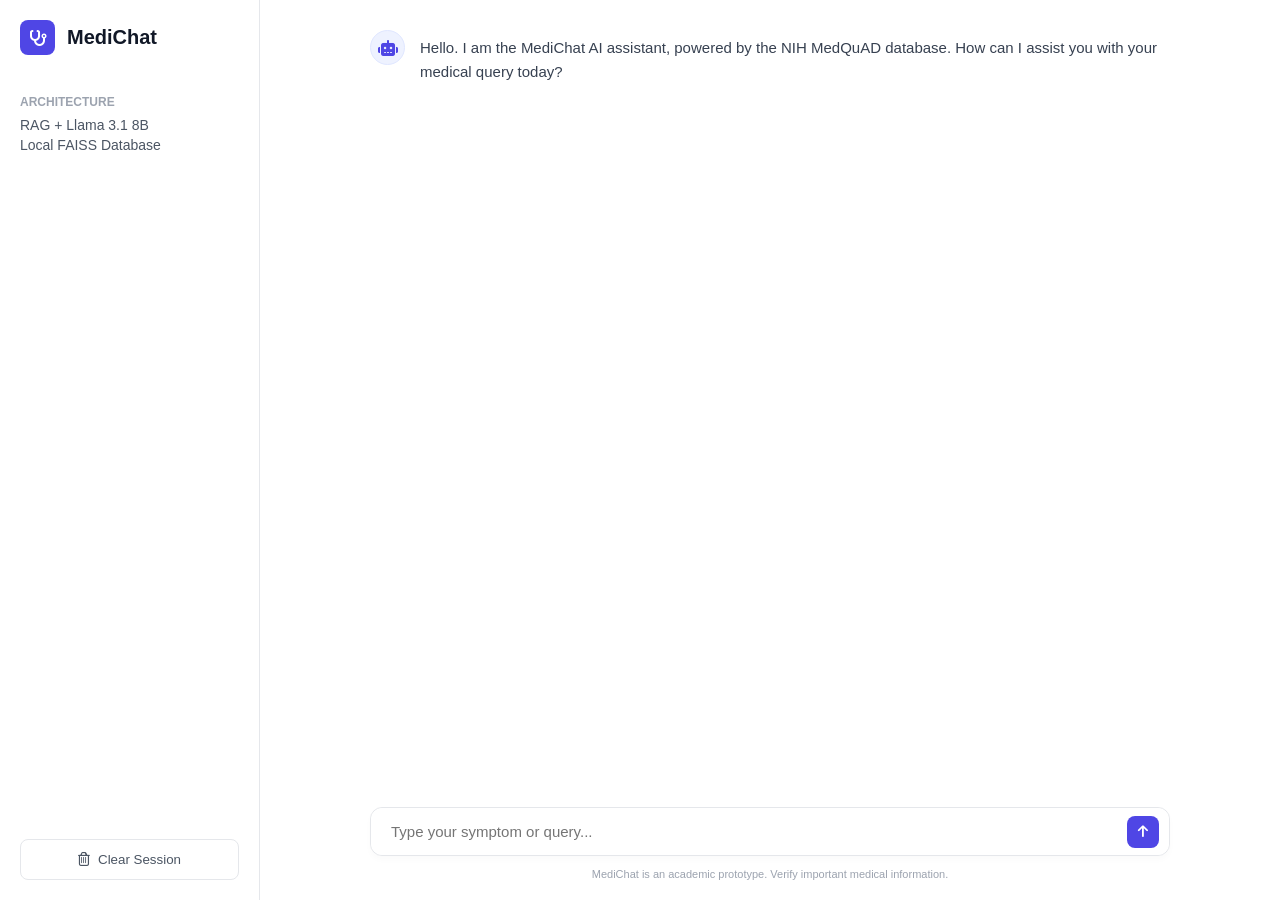
<file: Chat_Bot_Flask_Deploy/index.html>
<!DOCTYPE html>
<html lang="en">
<head>
    <meta charset="UTF-8">
    <meta name="viewport" content="width=device-width, initial-scale=1.0">
    <title>MediChat AI</title>
    <link rel="stylesheet" href="style.css">
    <link rel="stylesheet" href="https://cdnjs.cloudflare.com/ajax/libs/font-awesome/6.4.0/css/all.min.css">
</head>
<body>

    <div class="sidebar">
        <div class="sidebar-header">
            <div class="logo-icon">
                <i class="fa-solid fa-stethoscope"></i>
            </div>
            <h1>MediChat</h1>
        </div>
        
        <div class="sidebar-info">
            <p class="info-title">Architecture</p>
            <p class="info-desc">RAG + Llama 3.1 8B</p>
            <p class="info-desc">Local FAISS Database</p>
        </div>

        <button class="clear-btn" onclick="clearTerminal()">
            <i class="fa-regular fa-trash-can"></i>
            <span>Clear Session</span>
        </button>
    </div>

    <div class="main-content">
        
        <div class="chat-box" id="chat-box">
            <div class="message ai-message">
                <div class="avatar ai-avatar">
                    <i class="fa-solid fa-robot"></i>
                </div>
                <div class="message-text ai-text">
                    Hello. I am the MediChat AI assistant, powered by the NIH MedQuAD database. How can I assist you with your medical query today?
                </div>
            </div>
        </div>

        <div class="input-container">
            <div class="input-wrapper">
                <input type="text" id="user-input" placeholder="Type your symptom or query..." onkeypress="handleKeyPress(event)">
                <button id="send-btn" onclick="sendMessage()">
                    <i class="fa-solid fa-arrow-up"></i>
                </button>
            </div>
            <p class="disclaimer">MediChat is an academic prototype. Verify important medical information.</p>
        </div>

    </div>

    <script>
    let chatHistory = [];

    function handleKeyPress(event) {
        if (event.key === 'Enter') {
            sendMessage();
        }
    }

    function addMessageToUI(role, text) {
        const chatBox = document.getElementById('chat-box');
        const messageDiv = document.createElement('div');
        messageDiv.className = role === 'user' ? "message user-message" : "message ai-message";
        
        const iconHTML = role === 'user' 
            ? `<div class="avatar user-avatar"><i class="fa-solid fa-user"></i></div>`
            : `<div class="avatar ai-avatar"><i class="fa-solid fa-robot"></i></div>`;
        
        const textClass = role === 'user' ? "message-text user-text" : "message-text ai-text";
        const formattedText = text.replace(/\*\*(.*?)\*\*/g, '<strong>$1</strong>').replace(/\n/g, '<br>');

        messageDiv.innerHTML = `${iconHTML}<div class="${textClass}">${formattedText}</div>`;
        chatBox.appendChild(messageDiv);
        
        chatBox.scrollTop = chatBox.scrollHeight;
    }

    async function sendMessage() {
        const inputField = document.getElementById('user-input');
        const sendBtn = document.getElementById('send-btn');
        const text = inputField.value.trim();
        
        if (!text) return;

        addMessageToUI('user', text);
        inputField.value = '';
        sendBtn.disabled = true;
        sendBtn.innerHTML = '<i class="fa-solid fa-spinner fa-spin"></i>';

        try {
            const response = await fetch('http://localhost:8000/chat', {
                method: 'POST',
                headers: { 'Content-Type': 'application/json' },
                body: JSON.stringify({ message: text, history: chatHistory })
            });
            
            // FIX 3: Catch backend server errors explicitly
            if (!response.ok) {
                const errData = await response.json();
                addMessageToUI('assistant', "⚠️ Server Error: " + (errData.detail || response.statusText));
                return;
            }
            
            const data = await response.json();
            
            // FIX 4: Ensure the UI updates even if the JSON is malformed
            if(data && data.reply) {
                addMessageToUI('assistant', data.reply);
                chatHistory.push({ role: 'user', content: text });
                chatHistory.push({ role: 'assistant', content: data.reply });
            } else {
                addMessageToUI('assistant', "⚠️ Received an empty response from the AI.");
            }
        } catch (error) {
            // FIX 5: Catch complete network failures (Server offline)
            addMessageToUI('assistant', "⚠️ Connection failed. Please check if your FastAPI server is running.");
        } finally {
            sendBtn.disabled = false;
            sendBtn.innerHTML = '<i class="fa-solid fa-arrow-up"></i>';
        }
    }

    function clearTerminal() {
        const chatBox = document.getElementById('chat-box');
        chatBox.innerHTML = chatBox.firstElementChild.outerHTML; 
        chatHistory = [];
    }
    </script>
</body>
</html>
</file>
<file: Chat_Bot_Flask_Deploy/style.css>
/* --- GLOBAL RESETS --- */
* {
    margin: 0;
    padding: 0;
    box-sizing: border-box;
    font-family: 'Segoe UI', Tahoma, Geneva, Verdana, sans-serif;
}

body {
    display: flex;
    height: 100vh;
    background-color: #F9FAFB;
    color: #333;
    overflow: hidden;
}

/* --- SIDEBAR --- */
.sidebar {
    width: 260px;
    background-color: #ffffff;
    border-right: 1px solid #e5e7eb;
    display: flex;
    flex-direction: column;
    padding: 20px;
    box-shadow: 2px 0 5px rgba(0,0,0,0.02);
}

.sidebar-header {
    display: flex;
    align-items: center;
    gap: 12px;
    margin-bottom: 40px;
}

.logo-icon {
    width: 35px;
    height: 35px;
    background-color: #4f46e5;
    color: white;
    border-radius: 8px;
    display: flex;
    align-items: center;
    justify-content: center;
}

.sidebar h1 {
    font-size: 20px;
    font-weight: 700;
    color: #111827;
}

.sidebar-info {
    margin-bottom: auto;
}

.info-title {
    font-size: 12px;
    font-weight: 600;
    color: #9ca3af;
    text-transform: uppercase;
    margin-bottom: 8px;
}

.info-desc {
    font-size: 14px;
    color: #4b5563;
    margin-bottom: 4px;
}

.clear-btn {
    width: 100%;
    padding: 12px;
    background-color: #ffffff;
    border: 1px solid #e5e7eb;
    border-radius: 8px;
    color: #4b5563;
    cursor: pointer;
    display: flex;
    align-items: center;
    justify-content: center;
    gap: 8px;
    font-weight: 500;
    transition: all 0.2s;
}

.clear-btn:hover {
    background-color: #f3f4f6;
    border-color: #d1d5db;
}

/* --- MAIN CHAT AREA --- */
.main-content {
    flex: 1;
    display: flex;
    flex-direction: column;
    position: relative;
    background-color: #ffffff;
}

/* Chat History Box */
.chat-box {
    flex: 1;
    overflow-y: auto;
    padding: 30px;
    /* THIS FIXES THE GAP ISSUE: Creates empty space at the bottom so text isn't glued to the input bar */
    padding-bottom: 120px; 
}

/* Scrollbar styling */
.chat-box::-webkit-scrollbar { width: 6px; }
.chat-box::-webkit-scrollbar-thumb { background: #d1d5db; border-radius: 10px; }

/* Individual Messages */
.message {
    display: flex;
    max-width: 800px;
    margin: 0 auto 24px auto;
    animation: fadeIn 0.3s ease;
}

@keyframes fadeIn {
    from { opacity: 0; transform: translateY(10px); }
    to { opacity: 1; transform: translateY(0); }
}

/* Alignment for User vs AI */
.ai-message { flex-direction: row; }
.user-message { flex-direction: row-reverse; }

/* Avatars */
.avatar {
    width: 35px;
    height: 35px;
    border-radius: 50%;
    display: flex;
    align-items: center;
    justify-content: center;
    flex-shrink: 0;
}

.ai-avatar {
    background-color: #eef2ff;
    color: #4f46e5;
    border: 1px solid #e0e7ff;
    margin-right: 15px;
}

.user-avatar {
    background-color: #1f2937;
    color: white;
    margin-left: 15px;
}

/* Text Bubbles */
.message-text {
    line-height: 1.6;
    font-size: 15px;
}

.ai-text {
    color: #374151;
    padding-top: 6px; /* Aligns text with the avatar */
}

.user-text {
    background-color: #f3f4f6;
    color: #1f2937;
    padding: 12px 18px;
    border-radius: 18px;
    border-top-right-radius: 4px;
    max-width: 85%;
}

/* --- INPUT AREA --- */
.input-container {
    position: absolute;
    bottom: 0;
    left: 0;
    right: 0;
    background: linear-gradient(transparent, #ffffff 15%, #ffffff);
    padding: 20px 30px;
}

.input-wrapper {
    max-width: 800px;
    margin: 0 auto;
    position: relative;
    display: flex;
    align-items: center;
    background-color: #ffffff;
    border: 1px solid #e5e7eb;
    border-radius: 12px;
    box-shadow: 0 4px 6px rgba(0,0,0,0.02);
}

.input-wrapper:focus-within {
    border-color: #818cf8;
    box-shadow: 0 0 0 3px rgba(79, 70, 229, 0.1);
}

#user-input {
    flex: 1;
    padding: 15px 50px 15px 20px;
    border: none;
    border-radius: 12px;
    outline: none;
    font-size: 15px;
    color: #1f2937;
}

#send-btn {
    position: absolute;
    right: 10px;
    width: 32px;
    height: 32px;
    background-color: #4f46e5;
    color: white;
    border: none;
    border-radius: 8px;
    cursor: pointer;
    display: flex;
    align-items: center;
    justify-content: center;
    transition: background-color 0.2s;
}

#send-btn:hover {
    background-color: #4338ca;
}

.disclaimer {
    text-align: center;
    font-size: 11px;
    color: #9ca3af;
    margin-top: 12px;
}
</file>
<file: Frontend/style.css>
/* --- GLOBAL RESETS --- */
* {
    margin: 0;
    padding: 0;
    box-sizing: border-box;
    font-family: 'Segoe UI', Tahoma, Geneva, Verdana, sans-serif;
}

body {
    display: flex;
    height: 100vh;
    background-color: #F9FAFB;
    color: #333;
    overflow: hidden;
}

/* --- SIDEBAR --- */
.sidebar {
    width: 260px;
    background-color: #ffffff;
    border-right: 1px solid #e5e7eb;
    display: flex;
    flex-direction: column;
    padding: 20px;
    box-shadow: 2px 0 5px rgba(0,0,0,0.02);
}

.sidebar-header {
    display: flex;
    align-items: center;
    gap: 12px;
    margin-bottom: 40px;
}

.logo-icon {
    width: 35px;
    height: 35px;
    background-color: #4f46e5;
    color: white;
    border-radius: 8px;
    display: flex;
    align-items: center;
    justify-content: center;
}

.sidebar h1 {
    font-size: 20px;
    font-weight: 700;
    color: #111827;
}

.sidebar-info {
    margin-bottom: auto;
}

.info-title {
    font-size: 12px;
    font-weight: 600;
    color: #9ca3af;
    text-transform: uppercase;
    margin-bottom: 8px;
}

.info-desc {
    font-size: 14px;
    color: #4b5563;
    margin-bottom: 4px;
}

.clear-btn {
    width: 100%;
    padding: 12px;
    background-color: #ffffff;
    border: 1px solid #e5e7eb;
    border-radius: 8px;
    color: #4b5563;
    cursor: pointer;
    display: flex;
    align-items: center;
    justify-content: center;
    gap: 8px;
    font-weight: 500;
    transition: all 0.2s;
}

.clear-btn:hover {
    background-color: #f3f4f6;
    border-color: #d1d5db;
}

/* --- MAIN CHAT AREA --- */
.main-content {
    flex: 1;
    display: flex;
    flex-direction: column;
    position: relative;
    background-color: #ffffff;
}

/* Chat History Box */
.chat-box {
    flex: 1;
    overflow-y: auto;
    padding: 30px;
    /* THIS FIXES THE GAP ISSUE: Creates empty space at the bottom so text isn't glued to the input bar */
    padding-bottom: 120px; 
}

/* Scrollbar styling */
.chat-box::-webkit-scrollbar { width: 6px; }
.chat-box::-webkit-scrollbar-thumb { background: #d1d5db; border-radius: 10px; }

/* Individual Messages */
.message {
    display: flex;
    max-width: 800px;
    margin: 0 auto 24px auto;
    animation: fadeIn 0.3s ease;
}

@keyframes fadeIn {
    from { opacity: 0; transform: translateY(10px); }
    to { opacity: 1; transform: translateY(0); }
}

/* Alignment for User vs AI */
.ai-message { flex-direction: row; }
.user-message { flex-direction: row-reverse; }

/* Avatars */
.avatar {
    width: 35px;
    height: 35px;
    border-radius: 50%;
    display: flex;
    align-items: center;
    justify-content: center;
    flex-shrink: 0;
}

.ai-avatar {
    background-color: #eef2ff;
    color: #4f46e5;
    border: 1px solid #e0e7ff;
    margin-right: 15px;
}

.user-avatar {
    background-color: #1f2937;
    color: white;
    margin-left: 15px;
}

/* Text Bubbles */
.message-text {
    line-height: 1.6;
    font-size: 15px;
}

.ai-text {
    color: #374151;
    padding-top: 6px; /* Aligns text with the avatar */
}

.user-text {
    background-color: #f3f4f6;
    color: #1f2937;
    padding: 12px 18px;
    border-radius: 18px;
    border-top-right-radius: 4px;
    max-width: 85%;
}

/* --- INPUT AREA --- */
.input-container {
    position: absolute;
    bottom: 0;
    left: 0;
    right: 0;
    background: linear-gradient(transparent, #ffffff 15%, #ffffff);
    padding: 20px 30px;
}

.input-wrapper {
    max-width: 800px;
    margin: 0 auto;
    position: relative;
    display: flex;
    align-items: center;
    background-color: #ffffff;
    border: 1px solid #e5e7eb;
    border-radius: 12px;
    box-shadow: 0 4px 6px rgba(0,0,0,0.02);
}

.input-wrapper:focus-within {
    border-color: #818cf8;
    box-shadow: 0 0 0 3px rgba(79, 70, 229, 0.1);
}

#user-input {
    flex: 1;
    padding: 15px 50px 15px 20px;
    border: none;
    border-radius: 12px;
    outline: none;
    font-size: 15px;
    color: #1f2937;
}

#send-btn {
    position: absolute;
    right: 10px;
    width: 32px;
    height: 32px;
    background-color: #4f46e5;
    color: white;
    border: none;
    border-radius: 8px;
    cursor: pointer;
    display: flex;
    align-items: center;
    justify-content: center;
    transition: background-color 0.2s;
}

#send-btn:hover {
    background-color: #4338ca;
}

.disclaimer {
    text-align: center;
    font-size: 11px;
    color: #9ca3af;
    margin-top: 12px;
}

/* --- MOBILE RESPONSIVENESS --- */
@media (max-width: 768px) {
    /* Hide the sidebar to maximize screen real estate on phones */
    .sidebar {
        display: none; 
    }
    
    /* Tighten the padding around the chat area */
    .chat-box {
        padding: 15px;
        padding-bottom: 100px; 
    }
    
    /* Allow messages to take up the full width of the phone */
    .message {
        max-width: 100%;
    }
    
    /* Slightly shrink avatars and text for mobile readability */
    .avatar {
        width: 30px;
        height: 30px;
    }
    
    .message-text {
        font-size: 14px;
    }
    
    /* Adjust the input bar to fit smaller screens */
    .input-container {
        padding: 15px;
    }
    
    #user-input {
        padding: 12px 45px 12px 15px;
        font-size: 14px;
    }
}
</file>
